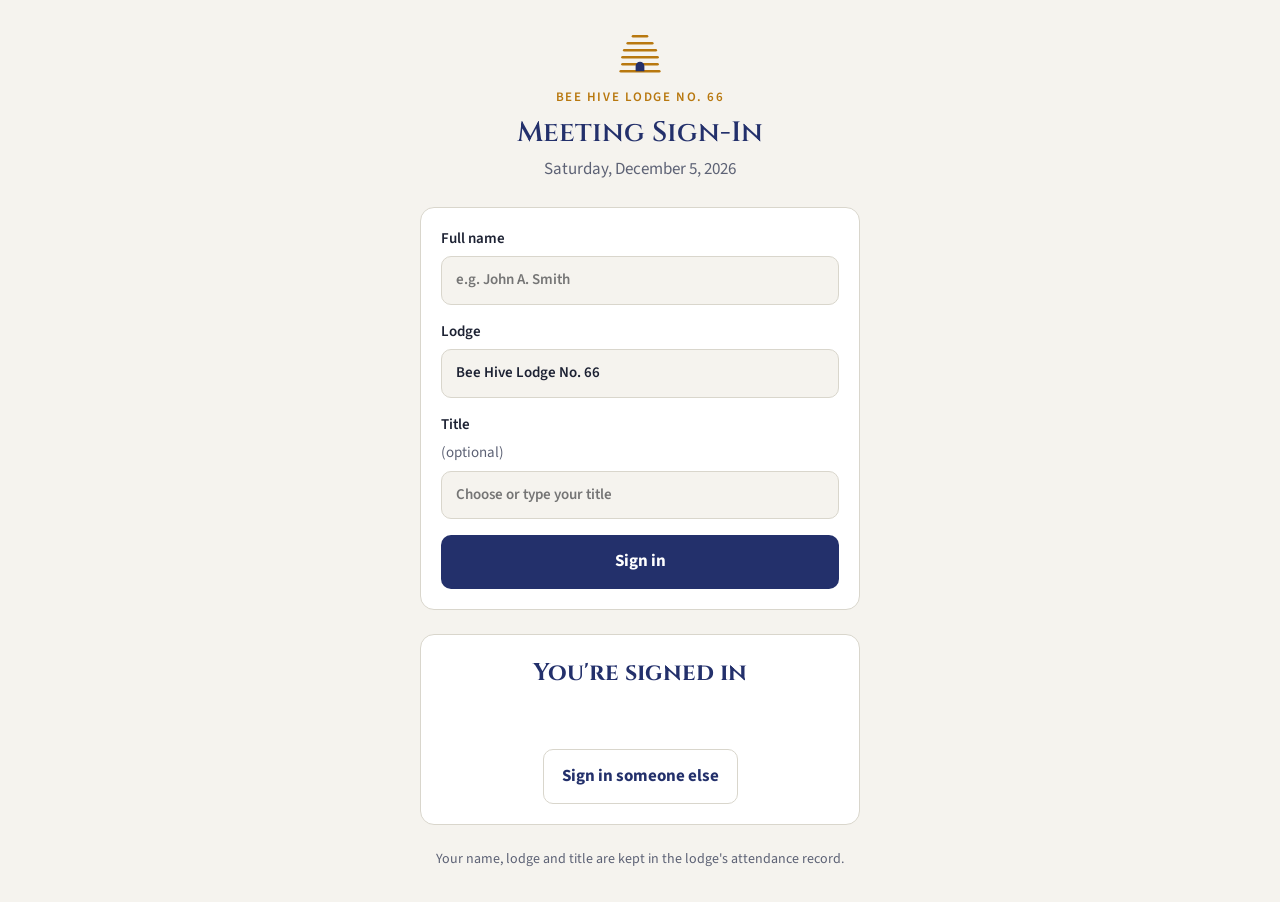
<file: index.html>
<!doctype html>
<html lang="en">
<head>
<meta charset="utf-8">
<meta name="viewport" content="width=device-width, initial-scale=1, viewport-fit=cover">
<title>Bee Hive Sign-In</title>
<link rel="preconnect" href="https://fonts.googleapis.com">
<link rel="preconnect" href="https://fonts.gstatic.com" crossorigin>
<link rel="stylesheet" href="https://fonts.googleapis.com/css2?family=Cinzel:wght@600&family=Source+Sans+3:wght@400;600;700&display=swap">
<link rel="stylesheet" href="style.css">
<script src="config.js"></script>
</head>
<body>
<main class="wrap">
  <header class="crest">
    <svg viewBox="0 0 64 64" aria-hidden="true">
      <g fill="none" stroke="var(--honey)" stroke-width="3" stroke-linecap="round">
        <path d="M24 14h16"/>
        <path d="M18 22h28"/>
        <path d="M14 30h36"/>
        <path d="M12 38h40"/>
        <path d="M12 46h40"/>
        <path d="M10 54h44"/>
      </g>
      <path d="M27 54v-6a5 5 0 0 1 10 0v6z" fill="var(--indigo)"/>
    </svg>
    <p class="eyebrow" id="lodgeName">Bee Hive Lodge No. 66</p>
    <h1>Meeting Sign-In</h1>
    <p class="date" id="today"></p>
  </header>

  <form class="card" id="form" novalidate>
    <label for="name">Full name
      <input id="name" name="name" autocomplete="name" required minlength="2" maxlength="80" placeholder="e.g. John A. Smith">
    </label>
    <label for="lodge">Lodge
      <input id="lodge" name="lodge" required minlength="2" maxlength="80" autocomplete="organization">
    </label>
    <label for="title">Title <span class="hint">(optional)</span>
      <input id="title" name="title" list="titles" maxlength="60" placeholder="Choose or type your title">
      <datalist id="titles"></datalist>
    </label>
    <p class="notice err" id="error" role="alert" hidden></p>
    <button type="submit" id="submit">Sign in</button>
  </form>

  <section class="card done" id="done" hidden aria-live="polite">
    <h2>You're signed in</h2>
    <p id="doneText"></p>
    <button type="button" class="secondary" id="another">Sign in someone else</button>
  </section>

  <footer>Your name, lodge and title are kept in the lodge's attendance record.</footer>
</main>

<script>
(function () {
  const cfg = window.BEEHIVE;
  const $ = (id) => document.getElementById(id);
  const form = $("form"), error = $("error"), submit = $("submit");

  $("lodgeName").textContent = cfg.lodgeName;
  $("today").textContent = new Date().toLocaleDateString("en-US", {
    weekday: "long", month: "long", day: "numeric", year: "numeric", timeZone: cfg.timeZone
  });
  for (const t of cfg.titles) {
    const o = document.createElement("option");
    o.value = t;
    $("titles").appendChild(o);
  }

  // Remember this phone's last entry so returning members sign in with one tap.
  let saved = {};
  try { saved = JSON.parse(localStorage.getItem("beehive-last") || "{}"); } catch (e) {}
  $("name").value = saved.name || "";
  $("lodge").value = saved.lodge || cfg.lodgeName;
  $("title").value = saved.title || "";

  function showError(msg) { error.textContent = msg; error.hidden = !msg; }

  form.addEventListener("submit", async (e) => {
    e.preventDefault();
    const entry = {
      name: $("name").value.trim().replace(/\s+/g, " "),
      lodge: $("lodge").value.trim().replace(/\s+/g, " "),
      title: $("title").value.trim() || null
    };
    if (entry.name.length < 2) return showError("Please enter your full name.");
    if (entry.lodge.length < 2) return showError("Please enter your lodge.");
    showError("");
    submit.disabled = true;
    submit.textContent = "Signing in…";
    try {
      const res = await fetch(cfg.supabaseUrl + "/rest/v1/attendance", {
        method: "POST",
        headers: {
          "apikey": cfg.supabaseKey,
          "Content-Type": "application/json",
          "Prefer": "return=minimal"
        },
        body: JSON.stringify(entry)
      });
      if (res.status === 409) {
        finish(entry, entry.name + " is already on today's attendance. No need to sign in again.");
      } else if (!res.ok) {
        throw new Error("status " + res.status);
      } else {
        finish(entry, "Welcome, " + entry.name + ". Your attendance for today is recorded.");
      }
    } catch (err) {
      showError("Sign-in didn't go through. Check your signal and tap Sign in again.");
    } finally {
      submit.disabled = false;
      submit.textContent = "Sign in";
    }
  });

  function finish(entry, message) {
    try { localStorage.setItem("beehive-last", JSON.stringify(entry)); } catch (e) {}
    $("doneText").textContent = message;
    form.hidden = true;
    $("done").hidden = false;
  }

  $("another").addEventListener("click", () => {
    $("name").value = "";
    $("title").value = "";
    $("lodge").value = cfg.lodgeName;
    $("done").hidden = true;
    form.hidden = false;
    $("name").focus();
  });
})();
</script>
</body>
</html>
</file>
<file: style.css>
/* Layout: one narrow column, built for a phone held at the lodge door. */
:root {
  --bg: #f5f3ee;
  --surface: #ffffff;
  --ink: #1d2233;
  --muted: #5d6275;
  --line: #d9d6cc;
  --indigo: #23306b;
  --honey: #b8780f;
  --honey-soft: #f6e7c8;
  --ok: #1f6b3a;
  --err: #a12a24;
  --display: "Cinzel", "Times New Roman", serif;
  --body: "Source Sans 3", "Helvetica Neue", Arial, sans-serif;
  color-scheme: light;
}
@media (prefers-color-scheme: dark) {
  :root {
    --bg: #12141d;
    --surface: #1b1e2a;
    --ink: #eceae4;
    --muted: #a3a6b4;
    --line: #2f3344;
    --indigo: #9fb0ff;
    --honey: #e6a83a;
    --honey-soft: #3a2f17;
    --ok: #6fcf8f;
    --err: #ff8a80;
    color-scheme: dark;
  }
}

* { box-sizing: border-box; }
html, body { margin: 0; }
body {
  background: var(--bg);
  color: var(--ink);
  font: 17px/1.5 var(--body);
  padding: 0 16px;
  padding-block: max(24px, env(safe-area-inset-top)) max(32px, env(safe-area-inset-bottom));
}
.wrap { max-width: 440px; margin: 0 auto; display: grid; gap: 24px; }
.wrap.wide { max-width: 960px; }

header.crest { display: grid; justify-items: center; gap: 8px; text-align: center; }
header.crest svg { width: 56px; height: 56px; }
.eyebrow {
  font-size: 13px; letter-spacing: .12em; text-transform: uppercase;
  color: var(--honey); font-weight: 600; margin: 0;
}
h1 {
  font-family: var(--display); font-weight: 600; font-size: 28px; line-height: 1.2;
  margin: 0; color: var(--indigo); text-wrap: balance;
}
.date { color: var(--muted); margin: 0; font-variant-numeric: tabular-nums; }

.card {
  background: var(--surface); border: 1px solid var(--line); border-radius: 14px;
  padding: 20px; display: grid; gap: 16px;
}
label { display: grid; gap: 6px; font-weight: 600; font-size: 15px; }
label .hint { font-weight: 400; color: var(--muted); }
input, select {
  font: inherit; color: var(--ink); background: var(--bg);
  border: 1px solid var(--line); border-radius: 10px; padding: 12px 14px; width: 100%;
}
input:focus-visible, select:focus-visible, button:focus-visible, a:focus-visible {
  outline: 3px solid var(--honey); outline-offset: 2px;
}
button, .button {
  font: inherit; font-weight: 700; border: 0; border-radius: 10px; cursor: pointer;
  padding: 14px 18px; background: var(--indigo); color: var(--surface);
  text-decoration: none; text-align: center; display: inline-block;
}
button.secondary, .button.secondary {
  background: transparent; color: var(--indigo); border: 1px solid var(--line);
}
button:disabled { opacity: .6; cursor: progress; }

.notice { border-radius: 10px; padding: 14px 16px; margin: 0; }
.notice.ok  { background: var(--honey-soft); color: var(--ink); }
.notice.err { border: 1px solid var(--err); color: var(--err); }

.done { text-align: center; display: grid; gap: 12px; justify-items: center; }
.done h2 { font-family: var(--display); color: var(--indigo); margin: 0; font-size: 24px; }

footer { text-align: center; color: var(--muted); font-size: 14px; }

/* Admin */
.toolbar { display: flex; flex-wrap: wrap; gap: 12px; align-items: end; }
.toolbar label { flex: 1 1 180px; }
.stats { display: flex; flex-wrap: wrap; gap: 8px 24px; color: var(--muted); }
.stats strong { color: var(--ink); font-variant-numeric: tabular-nums; }
.table-scroll { overflow-x: auto; }
table { border-collapse: collapse; width: 100%; font-size: 15px; }
th, td { text-align: left; padding: 10px 12px; border-bottom: 1px solid var(--line); vertical-align: top; }
th { font-size: 13px; text-transform: uppercase; letter-spacing: .08em; color: var(--muted); }
td.num { font-variant-numeric: tabular-nums; white-space: nowrap; }
td .remove { padding: 4px 10px; font-size: 14px; font-weight: 600; }

/* QR poster */
.poster { text-align: center; }
.poster .qr svg { width: min(80vw, 360px); height: auto; background: #fff; padding: 12px; border-radius: 12px; }
.poster .url { word-break: break-all; color: var(--muted); }
@media print {
  body { background: #fff; color: #000; }
  .no-print { display: none; }
}
</file>
